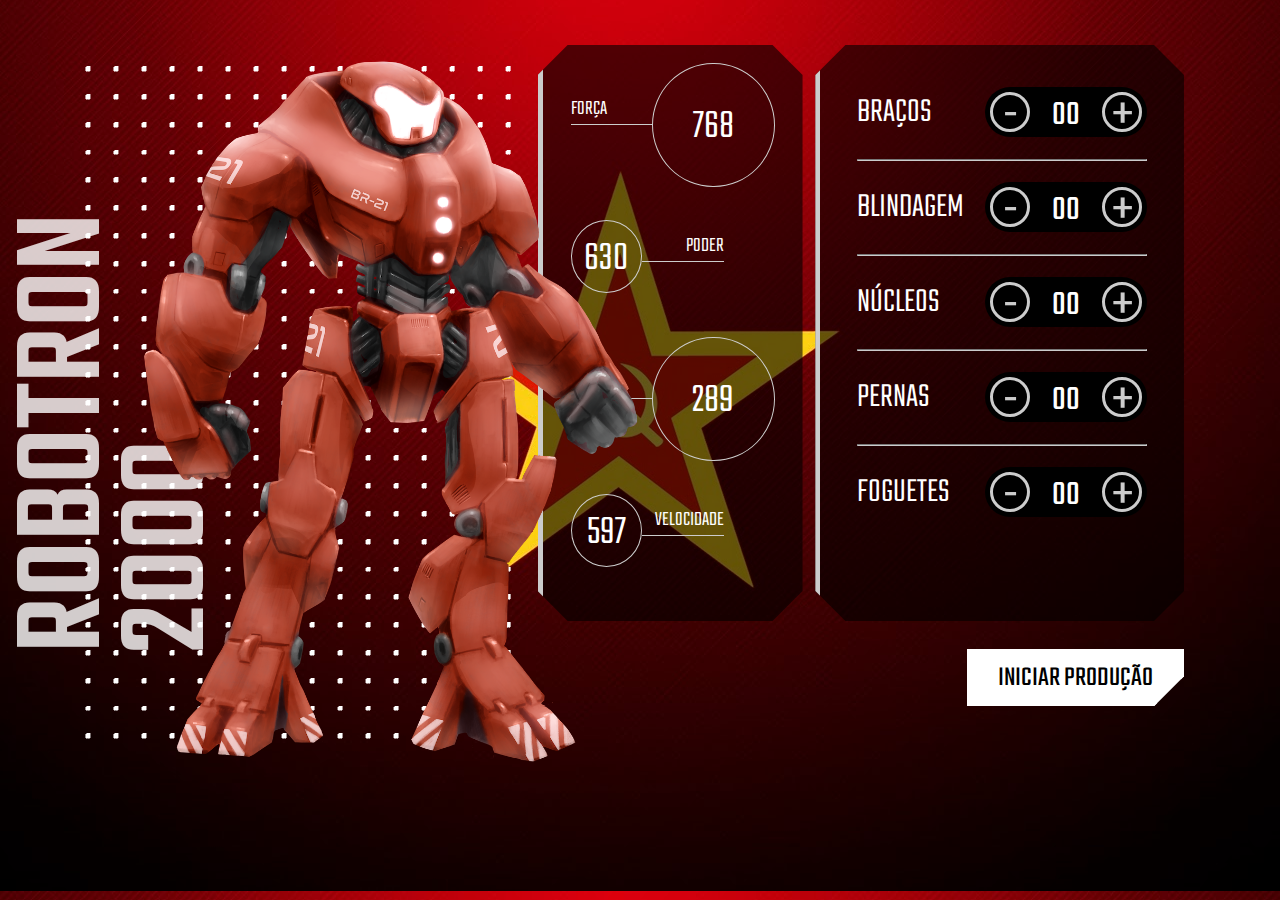
<file: Robotron/index.html>
<!DOCTYPE html>
<html lang="en">
<head>
    <meta charset="UTF-8">
    <meta http-equiv="X-UA-Compatible" content="IE=edge">
    <meta name="viewport" content="width=device-width, initial-scale=1.0">
    <link rel="shortcut icon" type="image/jpg" href="img/favicon.ico"/>
    <title>Robotron 2000</title>

    <link rel="stylesheet" href="css/style.css">
    <link rel="preconnect" href="https://fonts.googleapis.com">
    <link rel="preconnect" href="https://fonts.gstatic.com" crossorigin>
    <link href="https://fonts.googleapis.com/css2?family=Teko:wght@300;500&display=swap" rel="stylesheet"> 
</head>
<body>
    <main>
        <section class="robotron"> 
            <img class="robo" src="img/robotron13.png" alt="Robotron" id="robotron">
            <figcaption class="titulo">ROBOTRON <br>2000</figcaption>
        </section>

        <section class="box estatisticas"> 
            <div class="estatistica">
                <p class="estatistica-titulo">Força</p>
                <div class="estatistica-valor">
                    <p class="estatistica-numero" data-estatistica="forca">768</p>
                </div>
            </div>
            <div class="estatistica">
                <p class="estatistica-titulo">Poder</p>
                <div class="estatistica-valor">
                    <p class="estatistica-numero" data-estatistica="poder">630</p>
                </div>
            </div>
            <div class="estatistica">
                <p class="estatistica-titulo">Energia</p>
                <div class="estatistica-valor">
                    <p class="estatistica-numero" data-estatistica="energia">289</p>
                </div>
            </div>
            <div class="estatistica">
                <p class="estatistica-titulo">Velocidade</p>
                <div class="estatistica-valor">
                    <p class="estatistica-numero" data-estatistica="velocidade">597</p>
                </div>
            </div>
        </section>

        <section class="equipamentos">
            <form action="" class="montador">
                <div class="box montador-conteudo">
                    <div class="peca">
                        <label for="" class="peca-titulo">Braços</label>
                        <div class="controle">
                            <buttom class="controle-ajuste" data-controle="-" data-peca="bracos">-</buttom>
                            <input type="text" class="controle-contador" value="00" data-contador>
                            <buttom class="controle-ajuste" data-controle="+" data-peca="bracos">+</buttom>
                        </div>
                    </div>
                    <hr class="linha">
                    <div class="peca">
                        <label for="" class="peca-titulo">Blindagem</label>
                        <div class="controle">
                            <buttom class="controle-ajuste" data-controle="-" data-peca="blindagem">-</buttom>
                            <input type="text" class="controle-contador" value="00" data-contador>
                            <buttom class="controle-ajuste" data-controle="+" data-peca="blindagem">+</buttom>
                        </div>
                    </div>
                    <hr class="linha">
                    <div class="peca">
                        <label for="" class="peca-titulo">Núcleos</label>
                        <div class="controle">
                            <buttom class="controle-ajuste" data-controle="-" data-peca="nucleos">-</buttom>
                            <input type="text" class="controle-contador" value="00" data-contador>
                            <buttom class="controle-ajuste" data-controle="+" data-peca="nucleos">+</buttom>
                        </div>
                    </div>
                    <hr class="linha">
                    <div class="peca">
                        <label for="" class="peca-titulo">Pernas</label>
                        <div class="controle">
                            <buttom class="controle-ajuste" data-controle="-" data-peca="pernas">-</buttom>
                            <input type="text" class="controle-contador" value="00" data-contador>
                            <buttom class="controle-ajuste" data-controle="+" data-peca="pernas">+</buttom>
                        </div>
                    </div>
                    <hr class="linha">
                    <div class="peca">
                        <label for="" class="peca-titulo">Foguetes</label>
                        <div class="controle">
                            <buttom class="controle-ajuste" data-controle="-" data-peca="foguetes">-</buttom>
                            <input type="text" class="controle-contador" value="00" data-contador>
                            <buttom class="controle-ajuste" data-controle="+" data-peca="foguetes">+</buttom>
                        </div>
                    </div>
                </div>
                <input type="submit" value="Iniciar produção" class="producao" id="producao">
            </form>
        </section>
    </main>

    <script src="js/main.js"></script>
</body>
</html>
</file>
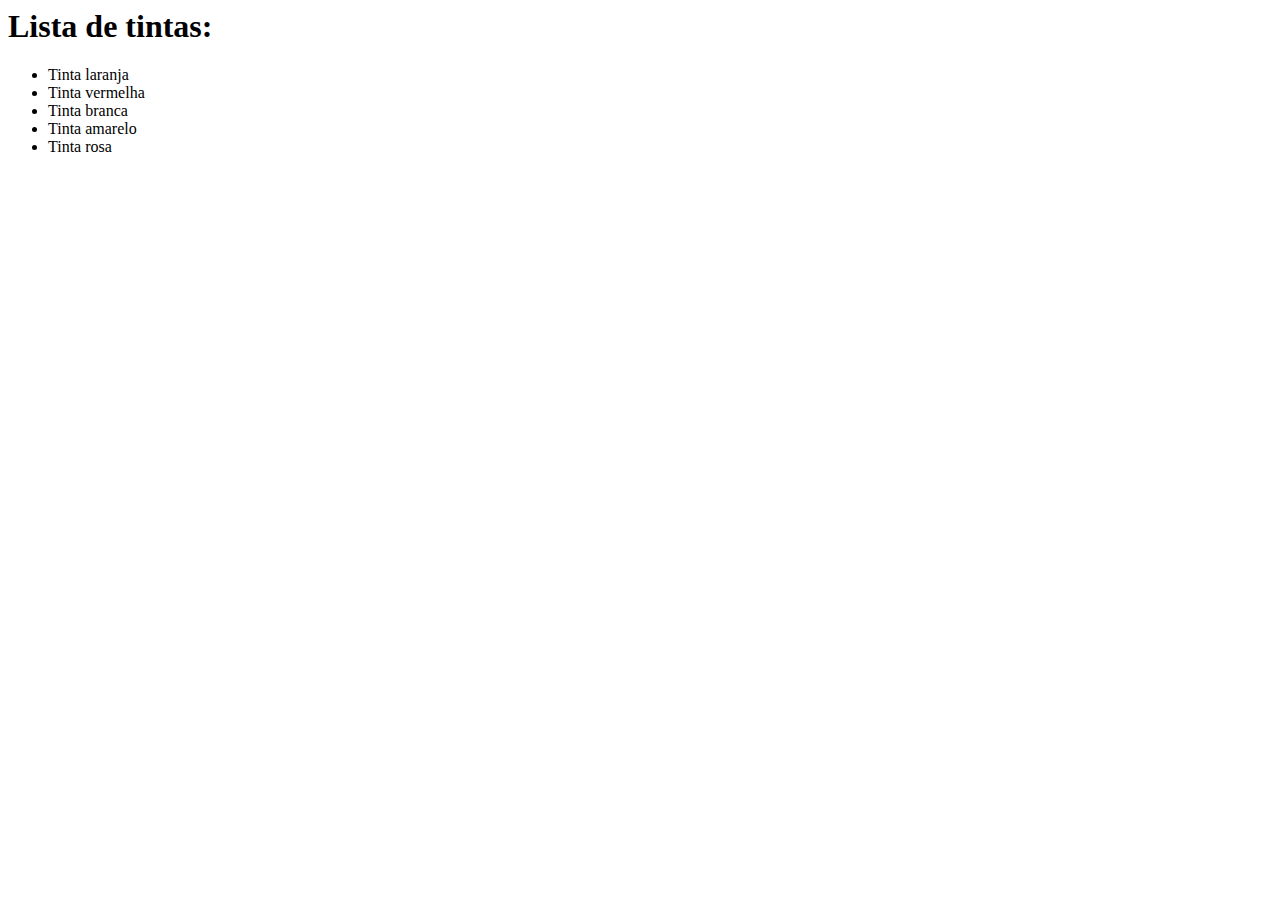
<file: ex/data-attribute.html>
<html>
    <meta charset="utf-8">
    <h1>Lista de tintas:</h1>
    <ul id="lista">
      <li data-cor="laranja" data-tipo="tinta-exterior" onclick="mudaCores(this)" class="item">Tinta laranja</li>
      <li data-cor="vermelho" data-tipo="tinta-interior"  onclick="mudaCores(this)" class="item">Tinta vermelha</li>
      <li data-cor="branco" data-tipo="tinta-interior"  onclick="mudaCores(this)" class="item">Tinta branca</li>
      <li data-cor="amarelo" data-tipo="tinta-exterior"  onclick="mudaCores(this)" class="item">Tinta amarelo</li>
      <li data-cor="rosa" data-tipo="tinta-exterior"  onclick="mudaCores(this)" class="item">Tinta rosa</li>
    </ul>

    <script>
        function mudaCores(elementos){
            var cores = elementos.getAttribute("data-cor");
            var tipoElemento = elementos.getAttribute("data-tipo");         
            

        }

    </script>
</html>
</file>
<file: Robotron/css/style.css>
:root {
    --main-cinza: #CCCCCC;
    --main-branco: #FFFFFF;
    --main-preto: #000000;
}

* {
    box-sizing: border-box;
}

body {
    background: url(../img/banner13.jpg);
    background-position: center center;
    background-size: cover cover;
    padding: 0;
    margin: 0;
    font-weight: 300;
}

body, input {
    font-family: 'Teko', sans-serif;
}

main {
    width: 80vw;
    height: 80vh;
    margin: 10vh 8vw 10vh 12vw;
    display: flex;
    gap: 1vw;
}

.robotron {
    background: url(../img/estrutura.png) no-repeat;
    background-position: center center;
    margin: 0;
    flex-basis: 40%;
    position: relative;
}

.robo {
    height: 110%;
    z-index: 1;
    position: absolute;
    left: -20%;
    top: -5%;
}

.titulo {
    transform: rotate(180deg);
    font-weight: 500;
    font-size: 130px;
    position: absolute;
    bottom: 7rem;
    left: -3rem;
    line-height: 0.8;
    writing-mode: vertical-rl;
    text-orientation: mixed;
    color: rgba(255,255,255,0.8)
}

.box {
    background: rgba(0,0,0,0.6);
    clip-path: polygon(calc(100% - 30px) 0, 100% 30px, 100% calc(100% - 30px), calc(100% - 30px) 100%, 30px 100%, 0 calc(100% - 30px), 0 30px, 30px 0);
    border-left: 5px solid var(--main-cinza);
    height: 80%;
}

/****************************** Equipamentos *****/

.equipamentos {
    flex-basis: 32%;
}

.montador {
    height: 100%;;
}

.montador-conteudo {
    padding: 2em 10%;
}

.peca {
    padding: 1em 0;
}

.peca-titulo {
    color: var(--main-branco);
    text-transform: uppercase;
    font-size: 2.5em;
}

.controle {
    background: var(--main-preto);
    border-radius: 25px;
    float: right;
    display: inline-flex;
    padding: 5px;
    align-items: center;
    align-self: flex-end;
}

.controle-contador {
    width: 40px;
    height: 35px;
    background: none;
    border: 0;
    margin: 0 1rem;
    color: var(--main-branco);
    text-align: center;
    font-size: 2.5em;
    display: inline-flex;
    align-items: center;
    padding-top: 8px;
}

.controle-ajuste {
    display: inline-block;
    width: 40px;
    height: 40px;
    line-height: 44px;
    border-radius: 50%;
    color: var(--main-cinza);
    font-size: 4em;
    background: var(--main-preto);
    text-align: center;
    border: 3px solid var(--main-cinza);
    cursor: pointer;
}

.linha {
    border-color: var(--main-cinza);
}

.producao {
    margin-top: 1em;
    font-size: 2em;
    text-transform: uppercase;
    padding: 0.2em 1em;
    float: right;
    border: 3px solid var(--main-branco);
    background: var(--main-branco);
    clip-path: polygon(100% 0, 100% calc(100% - 30px), calc(100% - 30px) 100%, 0 100%, 0 0);
    cursor: pointer;
}

.producao:hover {
    background: var(--main-preto);
    color: var(--main-branco)
}



/****************************** Estatísticas *****/
.estatisticas {
    flex-basis: 23%;
    padding: 2em 2em 0;
}

.estatistica {
    color: var(--main-branco);
    display: flex;
    align-items: flex-start;
    height: 25%;
}

.estatistica-titulo {
    font-size: 1.5em;
    border-bottom: 1px solid var(--main-cinza);
    flex-basis: 40%;
    text-transform: uppercase;
    order: 1
}

.estatistica-valor {
    flex-basis: 60%;
    position: relative;
    margin: 10px 0 0;
    order: 2;
    margin: -10px 0 0;
}

.estatistica-valor::after {
    content: "";
    display: block;
    padding-bottom: 100%;
    border: 1px solid var(--main-cinza);
    border-radius: 50%;
}

.estatistica-numero {
    position: absolute;
    top: 50%;
    transform: translateY(-46%);
    width: 100%;
    line-height: 100%;
    text-align: center;
    font-size: 3em;
    margin: 0;
}

.estatistica:nth-child(2n) .estatistica-titulo {
    order: 2;
    text-align: right;
}

.estatistica:nth-child(2n) .estatistica-valor {
    order: 1;
    flex-basis: 35%;
    margin: 10px 0 0;
}

@media screen and (max-width: 1600px) {
    body { 
        font-size: 14px;
    }
    main {
        width: 90vw;
        height: 80vh;
        margin: 5vh auto;
    }
}

@media screen and (max-width: 1200px) {
    body { 
        font-size: 13px;
    }

    main {
        width: 96vw;
        height: 80vh;
        margin: 10vh auto;
    }
}
</file>
